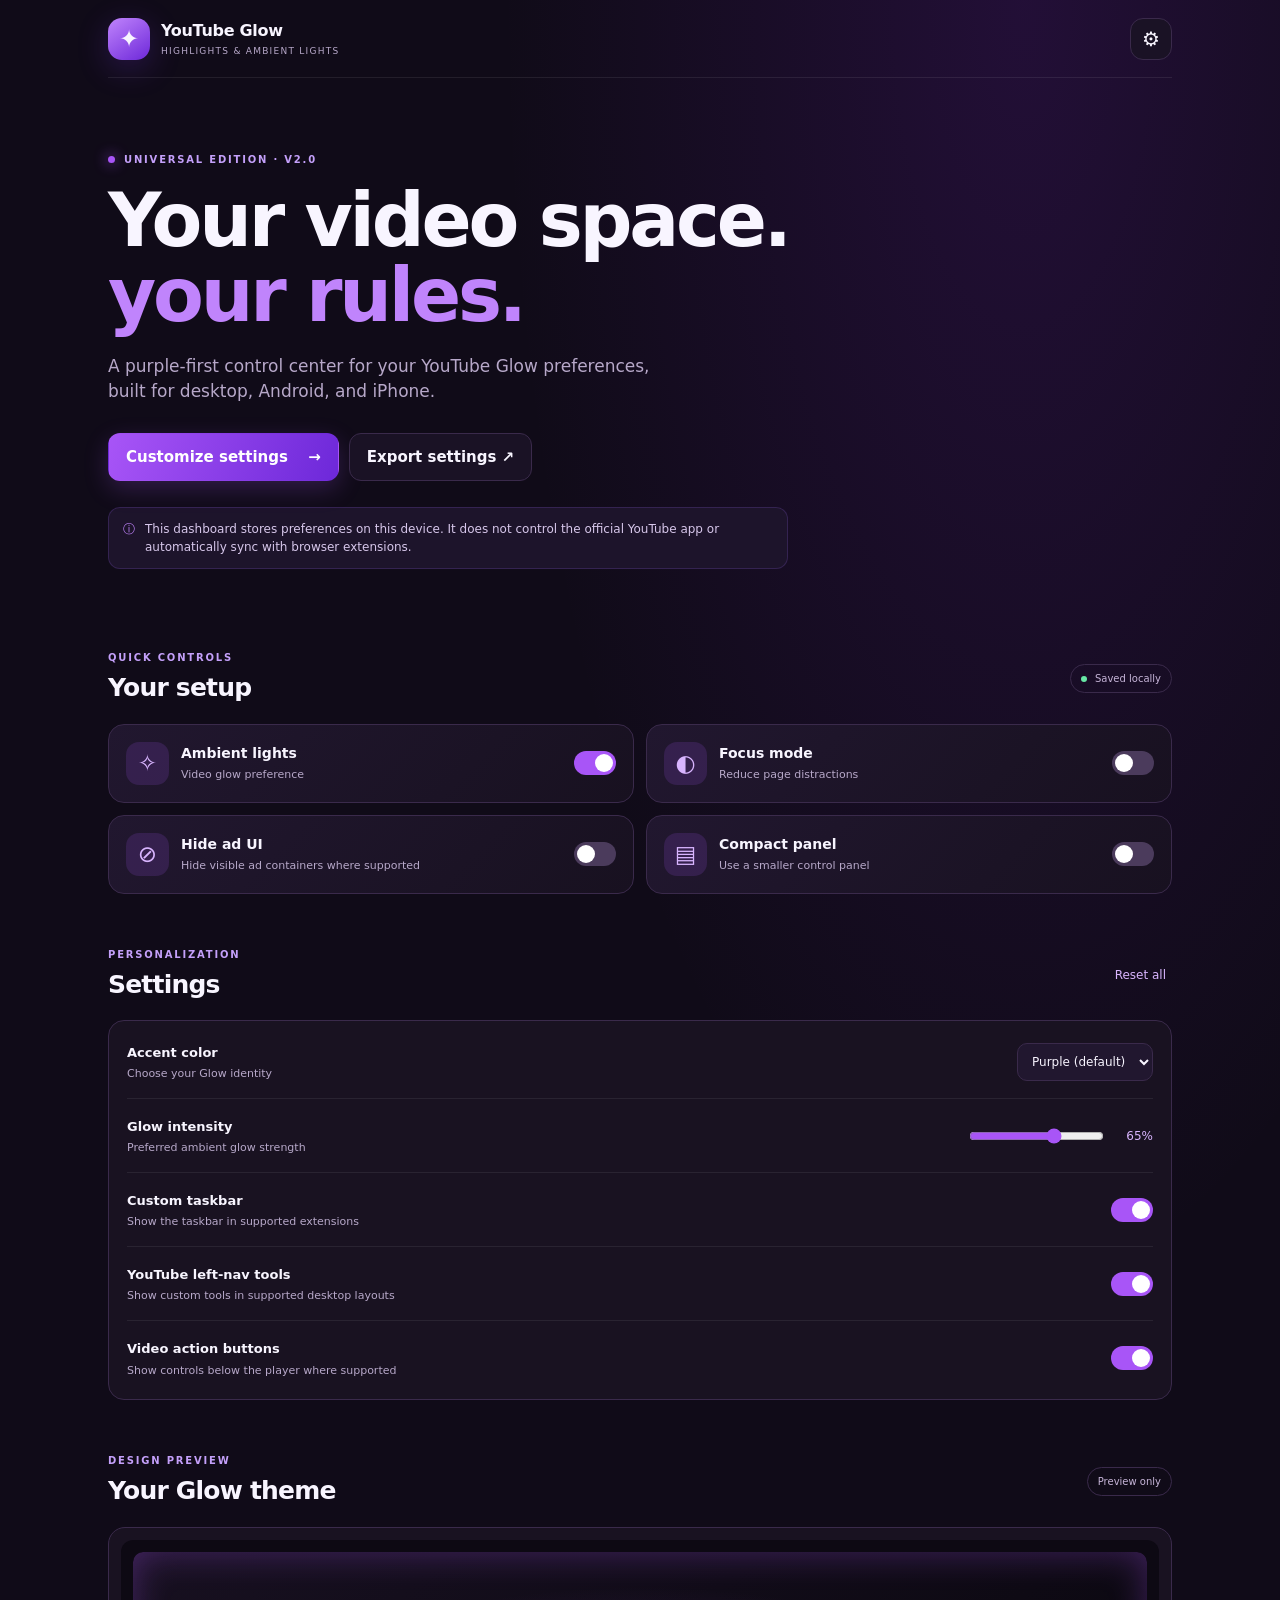
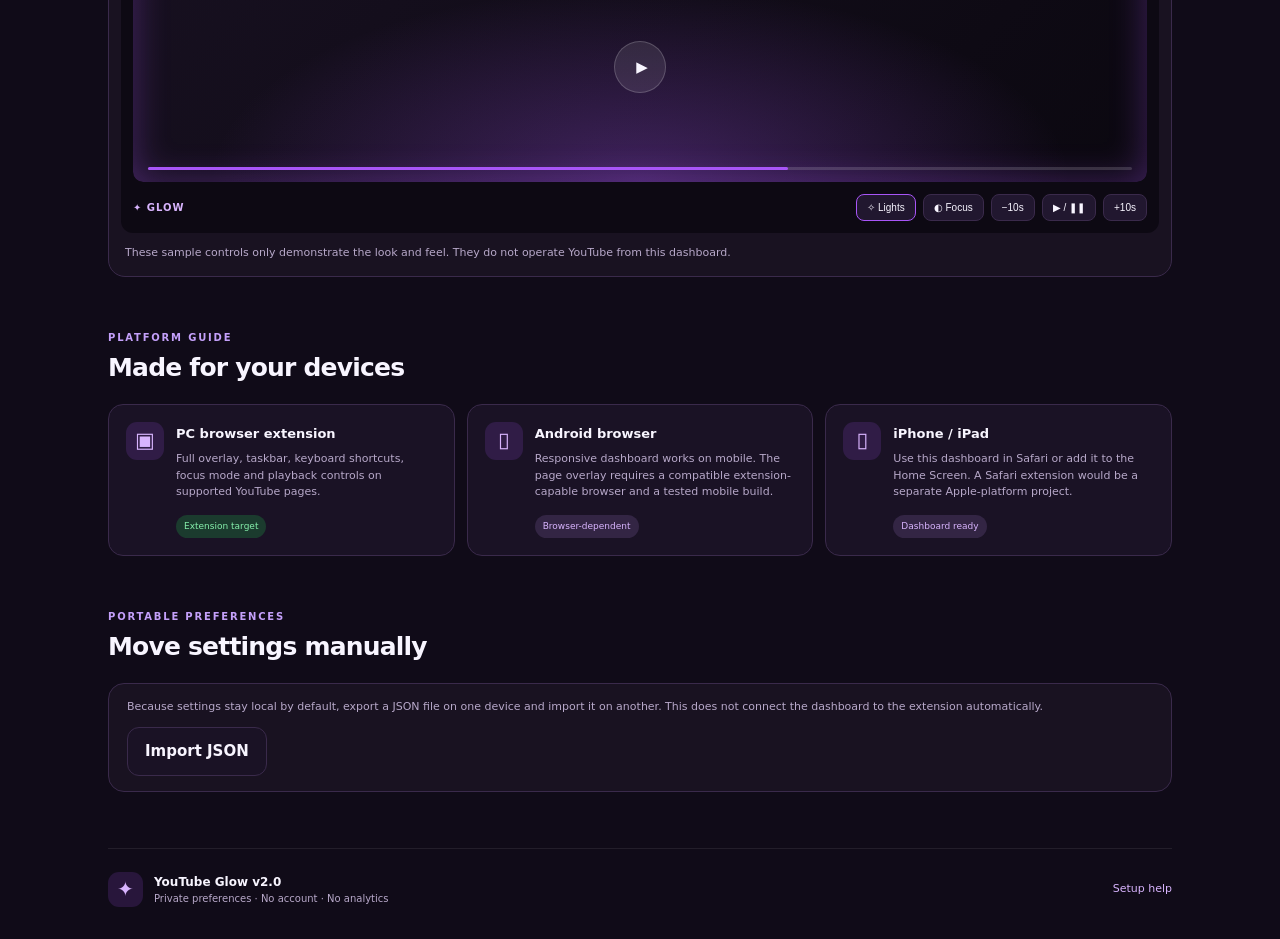
<file: companion-dashboard/index.html>
<!doctype html>
<html lang="en">
<head>
  <meta charset="utf-8"><meta name="viewport" content="width=device-width,initial-scale=1,viewport-fit=cover">
  <meta name="theme-color" content="#160d24"><meta name="description" content="Local settings dashboard for YouTube Highlights and Ambient Lights.">
  <title>YouTube Glow · Universal Dashboard</title><link rel="manifest" href="manifest.webmanifest"><link rel="stylesheet" href="app.css">
</head>
<body>
  <div class="shell">
    <header class="topbar">
      <a class="brand" href="#home" aria-label="YouTube Glow home"><span class="brand-icon">✦</span><span><b>YouTube Glow</b><small>HIGHLIGHTS & AMBIENT LIGHTS</small></span></a>
      <button class="icon-button" id="open-settings" aria-label="Open settings" title="Settings">⚙</button>
    </header>
    <main>
      <section class="hero" id="home">
        <div class="eyebrow"><span class="pulse"></span> UNIVERSAL EDITION · V2.0</div>
        <h1>Your video space.<br><span>your rules.</span></h1>
        <p class="lead">A purple-first control center for your YouTube Glow preferences, built for desktop, Android, and iPhone.</p>
        <div class="hero-actions"><button class="primary" id="jump-settings">Customize settings <span>→</span></button><button class="secondary" id="export-settings">Export settings ↗</button></div>
        <div class="notice"><span>ⓘ</span><p>This dashboard stores preferences on this device. It does not control the official YouTube app or automatically sync with browser extensions.</p></div>
      </section>
      <section class="section" aria-labelledby="quick-title"><div class="section-heading"><div><p class="eyebrow">QUICK CONTROLS</p><h2 id="quick-title">Your setup</h2></div><span class="local-pill"><i></i> Saved locally</span></div>
        <div class="control-grid">
          <article class="control-card"><div class="card-icon">✧</div><div class="card-copy"><b>Ambient lights</b><small>Video glow preference</small></div><label class="switch"><input type="checkbox" data-setting="lights"><span></span></label></article>
          <article class="control-card"><div class="card-icon">◐</div><div class="card-copy"><b>Focus mode</b><small>Reduce page distractions</small></div><label class="switch"><input type="checkbox" data-setting="focus"><span></span></label></article>
          <article class="control-card"><div class="card-icon">⊘</div><div class="card-copy"><b>Hide ad UI</b><small>Hide visible ad containers where supported</small></div><label class="switch"><input type="checkbox" data-setting="hideAdUi"><span></span></label></article>
          <article class="control-card"><div class="card-icon">▤</div><div class="card-copy"><b>Compact panel</b><small>Use a smaller control panel</small></div><label class="switch"><input type="checkbox" data-setting="compact"><span></span></label></article>
        </div>
      </section>
      <section class="section settings-section" id="settings" aria-labelledby="settings-title"><div class="section-heading"><div><p class="eyebrow">PERSONALIZATION</p><h2 id="settings-title">Settings</h2></div><button class="text-button" id="reset-settings">Reset all</button></div>
        <div class="settings-card">
          <div class="setting-row"><div><b>Accent color</b><small>Choose your Glow identity</small></div><select id="theme"><option value="purple">Purple (default)</option><option value="blue">Blue</option><option value="pink">Pink</option><option value="green">Green</option><option value="orange">Orange</option></select></div>
          <div class="setting-row range-row"><div><b>Glow intensity</b><small>Preferred ambient glow strength</small></div><div class="range-control"><input type="range" min="0" max="100" id="intensity"><output id="intensity-value">65%</output></div></div>
          <div class="setting-row"><div><b>Custom taskbar</b><small>Show the taskbar in supported extensions</small></div><label class="switch"><input type="checkbox" data-setting="showTaskbar"><span></span></label></div>
          <div class="setting-row"><div><b>YouTube left-nav tools</b><small>Show custom tools in supported desktop layouts</small></div><label class="switch"><input type="checkbox" data-setting="showNav"><span></span></label></div>
          <div class="setting-row"><div><b>Video action buttons</b><small>Show controls below the player where supported</small></div><label class="switch"><input type="checkbox" data-setting="showPlayerTools"><span></span></label></div>
        </div>
      </section>
      <section class="section" aria-labelledby="preview-title"><div class="section-heading"><div><p class="eyebrow">DESIGN PREVIEW</p><h2 id="preview-title">Your Glow theme</h2></div><span class="preview-label">Preview only</span></div>
        <div class="preview-card"><div class="preview-screen"><div class="fake-player"><div class="play-icon">▶</div><div class="fake-progress"><i></i></div></div><div class="preview-toolbar"><span class="mini-brand">✦ GLOW</span><button data-preview="lights">✧ Lights</button><button data-preview="focus">◐ Focus</button><button data-preview="back">−10s</button><button data-preview="play">▶ / ❚❚</button><button data-preview="forward">+10s</button></div></div><p id="preview-note">These sample controls only demonstrate the look and feel. They do not operate YouTube from this dashboard.</p></div>
      </section>
      <section class="section" aria-labelledby="devices-title"><div class="section-heading"><div><p class="eyebrow">PLATFORM GUIDE</p><h2 id="devices-title">Made for your devices</h2></div></div>
        <div class="device-list"><article class="device-card"><span class="device-icon">▣</span><div><b>PC browser extension</b><p>Full overlay, taskbar, keyboard shortcuts, focus mode and playback controls on supported YouTube pages.</p><span class="status-chip live">Extension target</span></div></article><article class="device-card"><span class="device-icon">▯</span><div><b>Android browser</b><p>Responsive dashboard works on mobile. The page overlay requires a compatible extension-capable browser and a tested mobile build.</p><span class="status-chip beta">Browser-dependent</span></div></article><article class="device-card"><span class="device-icon">▯</span><div><b>iPhone / iPad</b><p>Use this dashboard in Safari or add it to the Home Screen. A Safari extension would be a separate Apple-platform project.</p><span class="status-chip beta">Dashboard ready</span></div></article></div>
      </section>
      <section class="section import-section"><div class="section-heading"><div><p class="eyebrow">PORTABLE PREFERENCES</p><h2>Move settings manually</h2></div></div><div class="import-card"><p>Because settings stay local by default, export a JSON file on one device and import it on another. This does not connect the dashboard to the extension automatically.</p><div class="import-actions"><button class="secondary" id="import-settings">Import JSON</button><input type="file" id="import-file" accept="application/json,.json" hidden><span id="import-status" role="status"></span></div></div></section>
    </main>
    <footer><span class="footer-mark">✦</span><div><b>YouTube Glow v2.0</b><small>Private preferences · No account · No analytics</small></div><a href="README.txt">Setup help</a></footer>
    <nav class="mobile-nav" aria-label="Main navigation"><a class="active" href="#home"><span>⌂</span>Home</a><a href="#settings"><span>⚙</span>Settings</a><a href="#devices-title"><span>▣</span>Devices</a></nav>
  </div>
  <script src="../shared/settings-schema.js"></script><script src="app.js"></script>
</body></html>
</file>
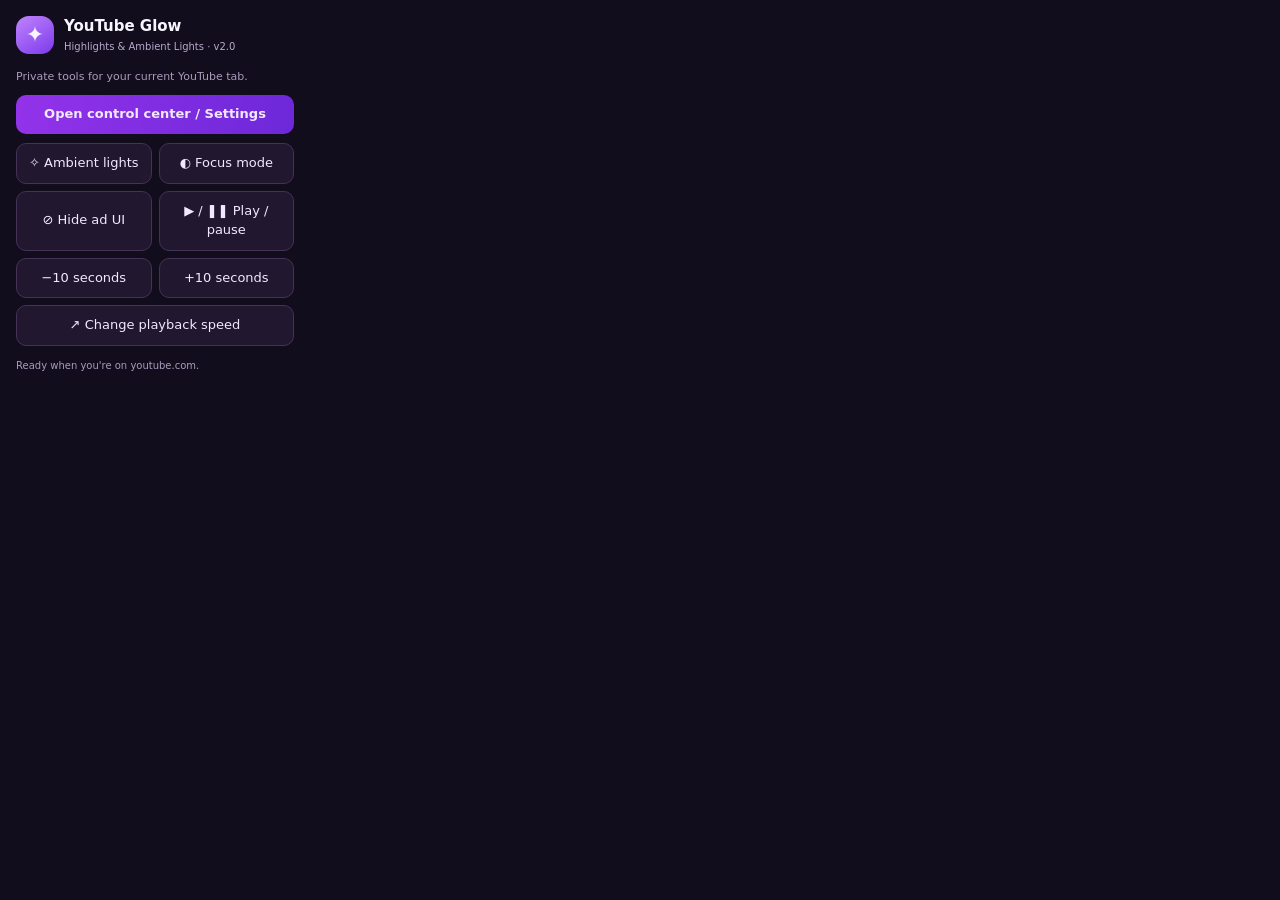
<file: android-browser-extension/popup.html>
<!doctype html>
<html lang="en"><head><meta charset="utf-8"><meta name="viewport" content="width=device-width,initial-scale=1"><title>YouTube Glow</title><link rel="stylesheet" href="popup.css"></head>
<body><header><div class="logo">✦</div><div><h1>YouTube Glow</h1><p>Highlights & Ambient Lights · v2.0</p></div></header>
<p class="hint">Private tools for your current YouTube tab.</p><button data-action="openPanel" class="primary">Open control center / Settings</button>
<div class="grid">
<button data-action="toggle" data-key="lights">✧ Ambient lights</button><button data-action="toggle" data-key="focus">◐ Focus mode</button>
<button data-action="toggle" data-key="hideAdUi">⊘ Hide ad UI</button><button data-action="playPause">▶ / ❚❚ Play / pause</button>
<button data-action="seek" data-seconds="-10">−10 seconds</button><button data-action="seek" data-seconds="10">+10 seconds</button><button data-action="speed" class="wide">↗ Change playback speed</button>
</div><p id="status" role="status">Ready when you're on youtube.com.</p><script src="popup.js"></script></body></html>
</file>
<file: companion-dashboard/app.css>
:root{color-scheme:dark;--accent:#a855f7;--accent-soft:rgba(168,85,247,.16);--bg:#100b18;--panel:#1a1225;--panel2:#21172f;--line:#3a2a4b;--text:#f8f5ff;--muted:#b7a8c9;--green:#67e8a5;font-family:Inter,ui-sans-serif,system-ui,-apple-system,BlinkMacSystemFont,"Segoe UI",sans-serif}*{box-sizing:border-box}html{scroll-behavior:smooth;scroll-padding-top:85px}body{margin:0;background:radial-gradient(ellipse at 80% 0%,rgba(126,34,206,.17),transparent 36%),var(--bg);color:var(--text);font-size:15px;line-height:1.5}.shell{max-width:1120px;margin:auto;padding:0 28px}.topbar{height:78px;display:flex;align-items:center;justify-content:space-between;border-bottom:1px solid rgba(255,255,255,.08)}.brand{display:flex;gap:11px;align-items:center;color:inherit;text-decoration:none}.brand-icon{display:grid;place-items:center;width:42px;height:42px;border-radius:14px;background:linear-gradient(145deg,#c084fc,#6d28d9);font-size:24px;box-shadow:0 8px 32px #7c3aed3d}.brand b,.brand small{display:block}.brand b{font-size:16px;letter-spacing:-.3px}.brand small{font-size:9px;letter-spacing:1.25px;color:var(--muted);margin-top:2px}.icon-button{width:42px;height:42px;border:1px solid var(--line);border-radius:13px;background:var(--panel);font-size:20px;color:var(--text);cursor:pointer}.hero{padding:74px 0 56px;max-width:760px}.eyebrow{font-size:10px;letter-spacing:1.8px;font-weight:800;color:#c4a0fa;margin:0 0 10px}.hero .eyebrow{display:flex;align-items:center;gap:9px}.pulse{width:7px;height:7px;border-radius:50%;background:var(--accent);box-shadow:0 0 14px var(--accent)}h1{font-size:clamp(42px,7vw,74px);line-height:1.02;letter-spacing:-3.2px;margin:16px 0 20px;font-weight:850}h1 span{color:#c084fc}.lead{max-width:580px;color:var(--muted);font-size:17px}.hero-actions{display:flex;flex-wrap:wrap;gap:10px;margin-top:28px}.primary,.secondary{border:1px solid var(--line);border-radius:12px;padding:12px 17px;font:inherit;font-weight:700;cursor:pointer}.primary{background:linear-gradient(110deg,var(--accent),#6d28d9);border-color:transparent;color:white;box-shadow:0 8px 24px color-mix(in srgb,var(--accent) 22%,transparent)}.primary span{margin-left:15px}.secondary{background:var(--panel);color:var(--text)}button:hover{filter:brightness(1.12)}.notice{display:flex;gap:10px;align-items:flex-start;margin-top:26px;padding:12px 14px;border:1px solid #6845a54f;border-radius:12px;background:#1d142b;color:#d7c7eb;font-size:12px;max-width:680px}.notice span{color:#c084fc}.notice p{margin:0}.section{padding:25px 0 28px}.section-heading{display:flex;align-items:center;justify-content:space-between;gap:16px;margin-bottom:17px}.section-heading h2{font-size:25px;letter-spacing:-.8px;margin:0}.section-heading .eyebrow{margin-bottom:4px}.local-pill,.preview-label{font-size:10px;color:#c6b5d8;border:1px solid var(--line);border-radius:100px;padding:6px 10px;white-space:nowrap}.local-pill i{display:inline-block;width:6px;height:6px;border-radius:50%;background:var(--green);margin-right:5px}.control-grid{display:grid;grid-template-columns:repeat(2,minmax(0,1fr));gap:12px}.control-card{display:flex;align-items:center;gap:12px;padding:17px;border:1px solid var(--line);border-radius:16px;background:linear-gradient(135deg,#21172f,#181120)}.card-icon{display:grid;place-items:center;flex:0 0 43px;height:43px;border-radius:13px;background:var(--accent-soft);color:#d8b4fe;font-size:23px}.card-copy{flex:1;min-width:0}.card-copy b,.card-copy small{display:block}.card-copy b{font-size:14px}.card-copy small,.setting-row small{display:block;font-size:11px;color:var(--muted);margin-top:3px}.switch{position:relative;display:inline-block;flex:0 0 42px;width:42px;height:24px}.switch input{opacity:0;width:0;height:0;position:absolute}.switch span{position:absolute;inset:0;background:#4b3b5c;border-radius:20px;transition:.18s;cursor:pointer}.switch span:before{content:"";position:absolute;left:3px;top:3px;width:18px;height:18px;border-radius:50%;background:white;transition:.18s}.switch input:checked+span{background:var(--accent)}.switch input:checked+span:before{transform:translateX(18px)}.switch input:focus-visible+span{outline:2px solid white;outline-offset:3px}.settings-card,.import-card{border:1px solid var(--line);border-radius:16px;background:#191221;padding:4px 18px}.setting-row{display:flex;align-items:center;justify-content:space-between;gap:18px;min-height:74px;border-bottom:1px solid rgba(255,255,255,.07)}.setting-row:last-child{border-bottom:0}.setting-row b{font-size:13px}.setting-row select{max-width:190px;background:var(--panel2);border:1px solid var(--line);border-radius:10px;color:var(--text);padding:10px;font:inherit;font-size:12px}.range-control{display:flex;align-items:center;gap:12px;min-width:180px}.range-control input{width:135px;accent-color:var(--accent)}.range-control output{font-size:12px;color:#d8b4fe;min-width:35px;text-align:right}.text-button{background:transparent;border:0;color:#d8b4fe;font:inherit;font-size:12px;cursor:pointer}.preview-card{border:1px solid var(--line);border-radius:17px;overflow:hidden;background:#191221;padding:12px}.preview-screen{padding:12px;border-radius:12px;background:#0d0913}.fake-player{height:230px;border-radius:10px;background:radial-gradient(ellipse at 50% 100%,color-mix(in srgb,var(--accent) 32%,transparent),transparent 60%),linear-gradient(135deg,#171020,#0b0810);display:grid;place-items:center;position:relative;box-shadow:inset 0 0 36px color-mix(in srgb,var(--accent) 20%,transparent)}.play-icon{display:grid;place-items:center;width:52px;height:52px;border-radius:50%;background:#ffffff18;border:1px solid #ffffff30;padding-left:4px}.fake-progress{position:absolute;left:15px;right:15px;bottom:12px;height:3px;background:#ffffff26;border-radius:3px}.fake-progress i{display:block;width:39%;height:100%;background:var(--accent);border-radius:3px}.preview-toolbar{display:flex;align-items:center;gap:7px;flex-wrap:wrap;padding:12px 0 0}.preview-toolbar button{border:1px solid var(--line);border-radius:8px;background:var(--panel2);color:var(--text);padding:7px 10px;font-size:10px}.mini-brand{font-size:10px;font-weight:850;color:#d8b4fe;margin-right:auto;letter-spacing:1px}.preview-card>p,.import-card p{font-size:11px;color:var(--muted);margin:12px 4px 3px}.device-list{display:grid;grid-template-columns:repeat(3,minmax(0,1fr));gap:12px}.device-card{display:flex;gap:12px;padding:17px;border:1px solid var(--line);border-radius:15px;background:var(--panel)}.device-icon{display:grid;place-items:center;flex:0 0 38px;height:38px;background:var(--accent-soft);color:#d8b4fe;border-radius:11px;font-size:21px}.device-card b{font-size:13px}.device-card p{font-size:11px;color:var(--muted);margin:7px 0 12px}.status-chip{font-size:9px;border-radius:100px;padding:5px 8px;display:inline-block}.status-chip.live{background:#1b3b2e;color:#86efac}.status-chip.beta{background:#332544;color:#d8b4fe}.import-card{padding:15px 18px}.import-card p{margin:0 0 12px}.import-actions{display:flex;align-items:center;gap:12px;flex-wrap:wrap}.import-status{font-size:11px;color:var(--green)}footer{display:flex;align-items:center;gap:11px;border-top:1px solid rgba(255,255,255,.08);margin-top:28px;padding:23px 0 32px}footer .footer-mark{display:grid;place-items:center;width:35px;height:35px;border-radius:11px;background:var(--accent-soft);color:#d8b4fe;font-size:20px}footer b,footer small{display:block}footer b{font-size:12px}footer small{font-size:10px;color:var(--muted)}footer a{margin-left:auto;color:#d8b4fe;font-size:11px;text-decoration:none}.mobile-nav{display:none}body.compact .control-card{padding:11px}body.compact .fake-player{height:180px}body[data-theme="blue"] h1 span{color:#93c5fd}body[data-theme="pink"] h1 span{color:#f9a8d4}body[data-theme="green"] h1 span{color:#86efac}body[data-theme="orange"] h1 span{color:#fdba74}
@media(max-width:760px){.shell{padding:0 18px}.hero{padding:50px 0 32px}h1{letter-spacing:-2px}.lead{font-size:15px}.section{padding:18px 0 24px}.control-grid{grid-template-columns:1fr}.device-list{grid-template-columns:1fr}.device-card{padding:14px}.fake-player{height:190px}.setting-row{min-height:78px}.range-control{min-width:130px}.range-control input{width:95px}.mobile-nav{position:sticky;bottom:0;z-index:5;display:flex;justify-content:space-around;gap:8px;margin:0 -18px;padding:10px 8px calc(10px + env(safe-area-inset-bottom));border-top:1px solid var(--line);background:#120c1deF;backdrop-filter:blur(18px)}.mobile-nav a{display:flex;flex-direction:column;align-items:center;gap:2px;color:var(--muted);font-size:10px;text-decoration:none;min-width:66px}.mobile-nav a span{font-size:18px}.mobile-nav a.active{color:#d8b4fe}.mobile-nav a:focus-visible{outline:2px solid var(--accent);border-radius:8px}footer{padding-bottom:95px}.section-heading h2{font-size:22px}.local-pill{font-size:9px}.notice{font-size:11px}}@media(max-width:380px){.shell{padding:0 13px}.hero-actions>*{width:100%}.setting-row{gap:8px}.setting-row b{font-size:12px}.setting-row small{max-width:190px}.range-control{min-width:100px;gap:7px}.range-control input{width:70px}.mobile-nav{margin:0 -13px}}
</file>
<file: android-browser-extension/popup.css>
*{box-sizing:border-box}body{margin:0;width:310px;padding:16px;background:#120d1c;color:#f8f5ff;font:13px/1.45 Inter,system-ui,"Segoe UI",sans-serif}header{display:flex;align-items:center;gap:10px}.logo{width:38px;height:38px;display:grid;place-items:center;border-radius:13px;background:linear-gradient(145deg,#c084fc,#7c3aed);font-size:22px}h1{font-size:15px;margin:0}header p{margin:2px 0 0;color:#b8a9ce;font-size:10px}.hint{color:#a99bbd;font-size:11px;margin:15px 0 10px}button{font:inherit;color:#f3e8ff;cursor:pointer;border:1px solid #453257;background:#21172f;border-radius:10px;padding:10px 8px}button:hover{background:#352044;border-color:#a855f7}.primary{width:100%;border:0;background:linear-gradient(100deg,#9333ea,#6d28d9);font-weight:650;margin-bottom:9px}.grid{display:grid;grid-template-columns:1fr 1fr;gap:7px}.wide{grid-column:1/-1}#status{font-size:10px;color:#a99bbd;margin:13px 0 0;min-height:15px}
@media(max-width:360px){body{width:min(310px,100vw);padding:12px}button{min-height:40px}}
</file>
